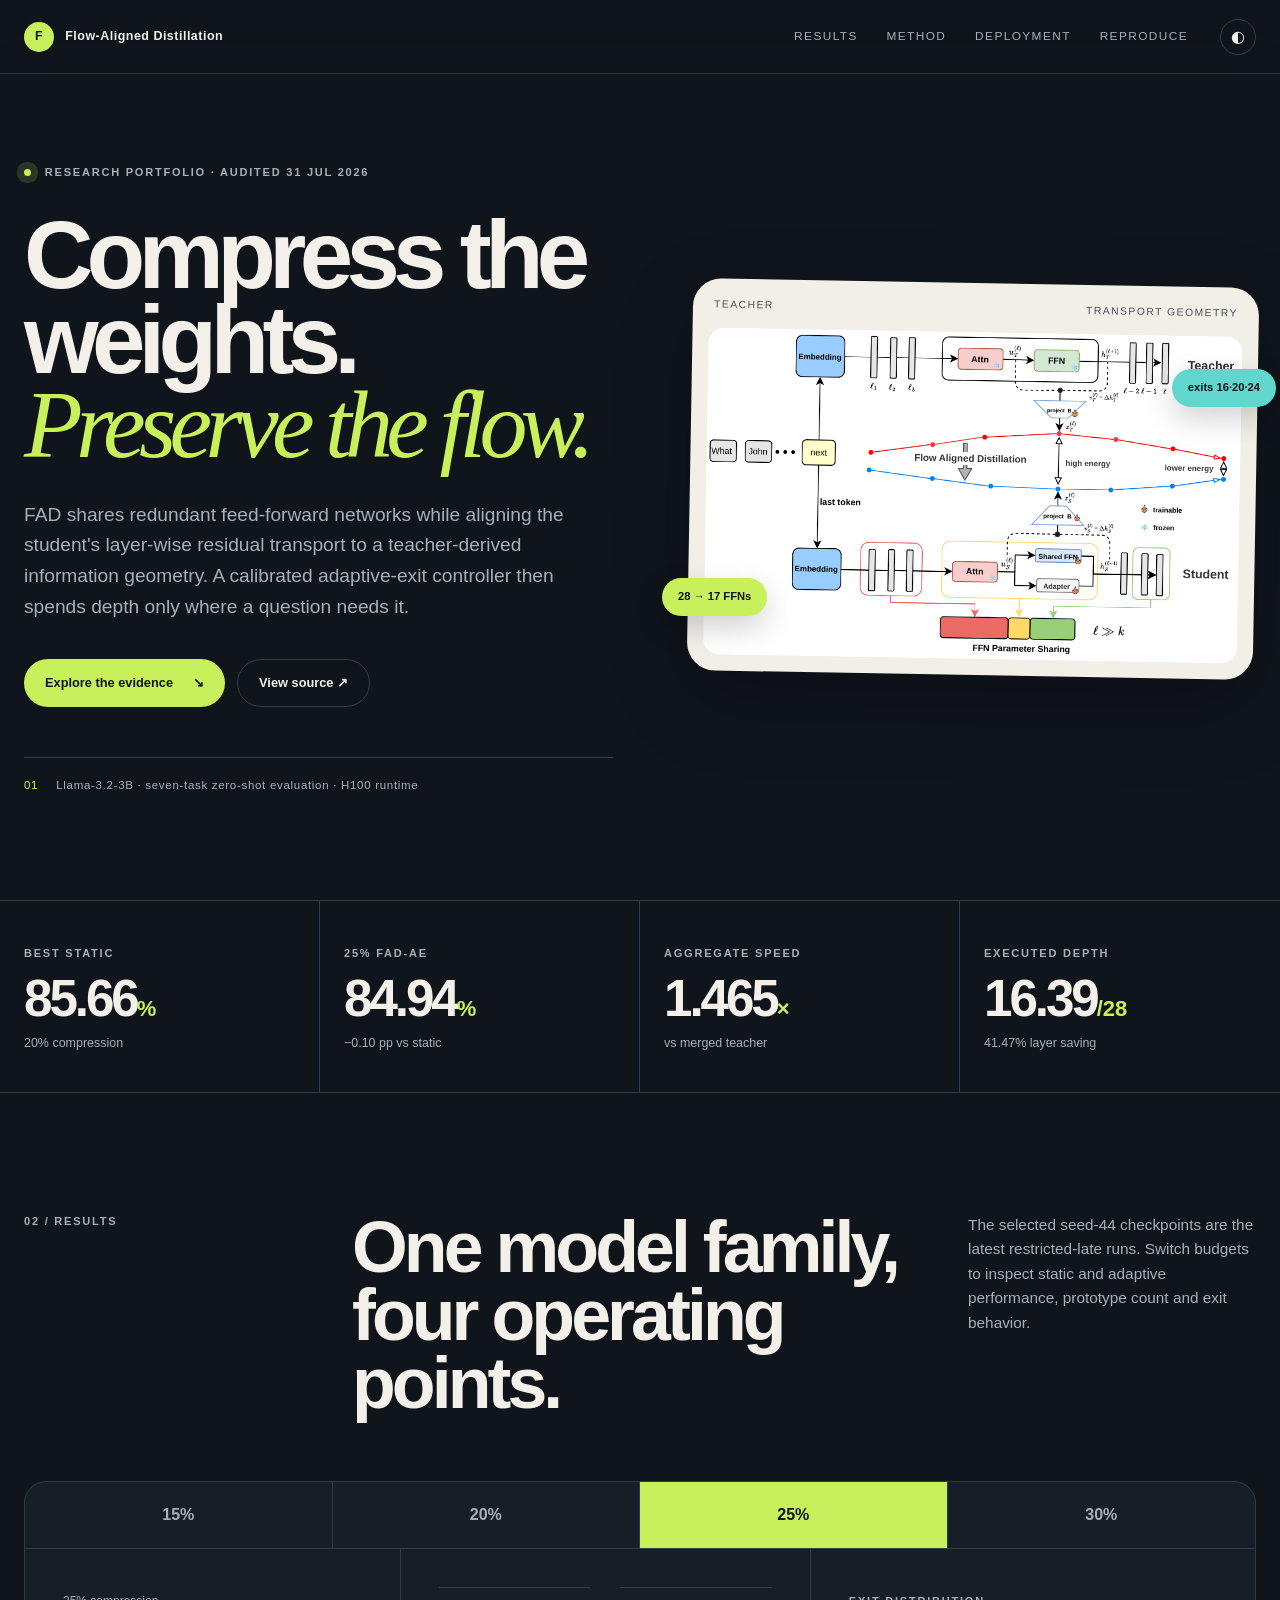
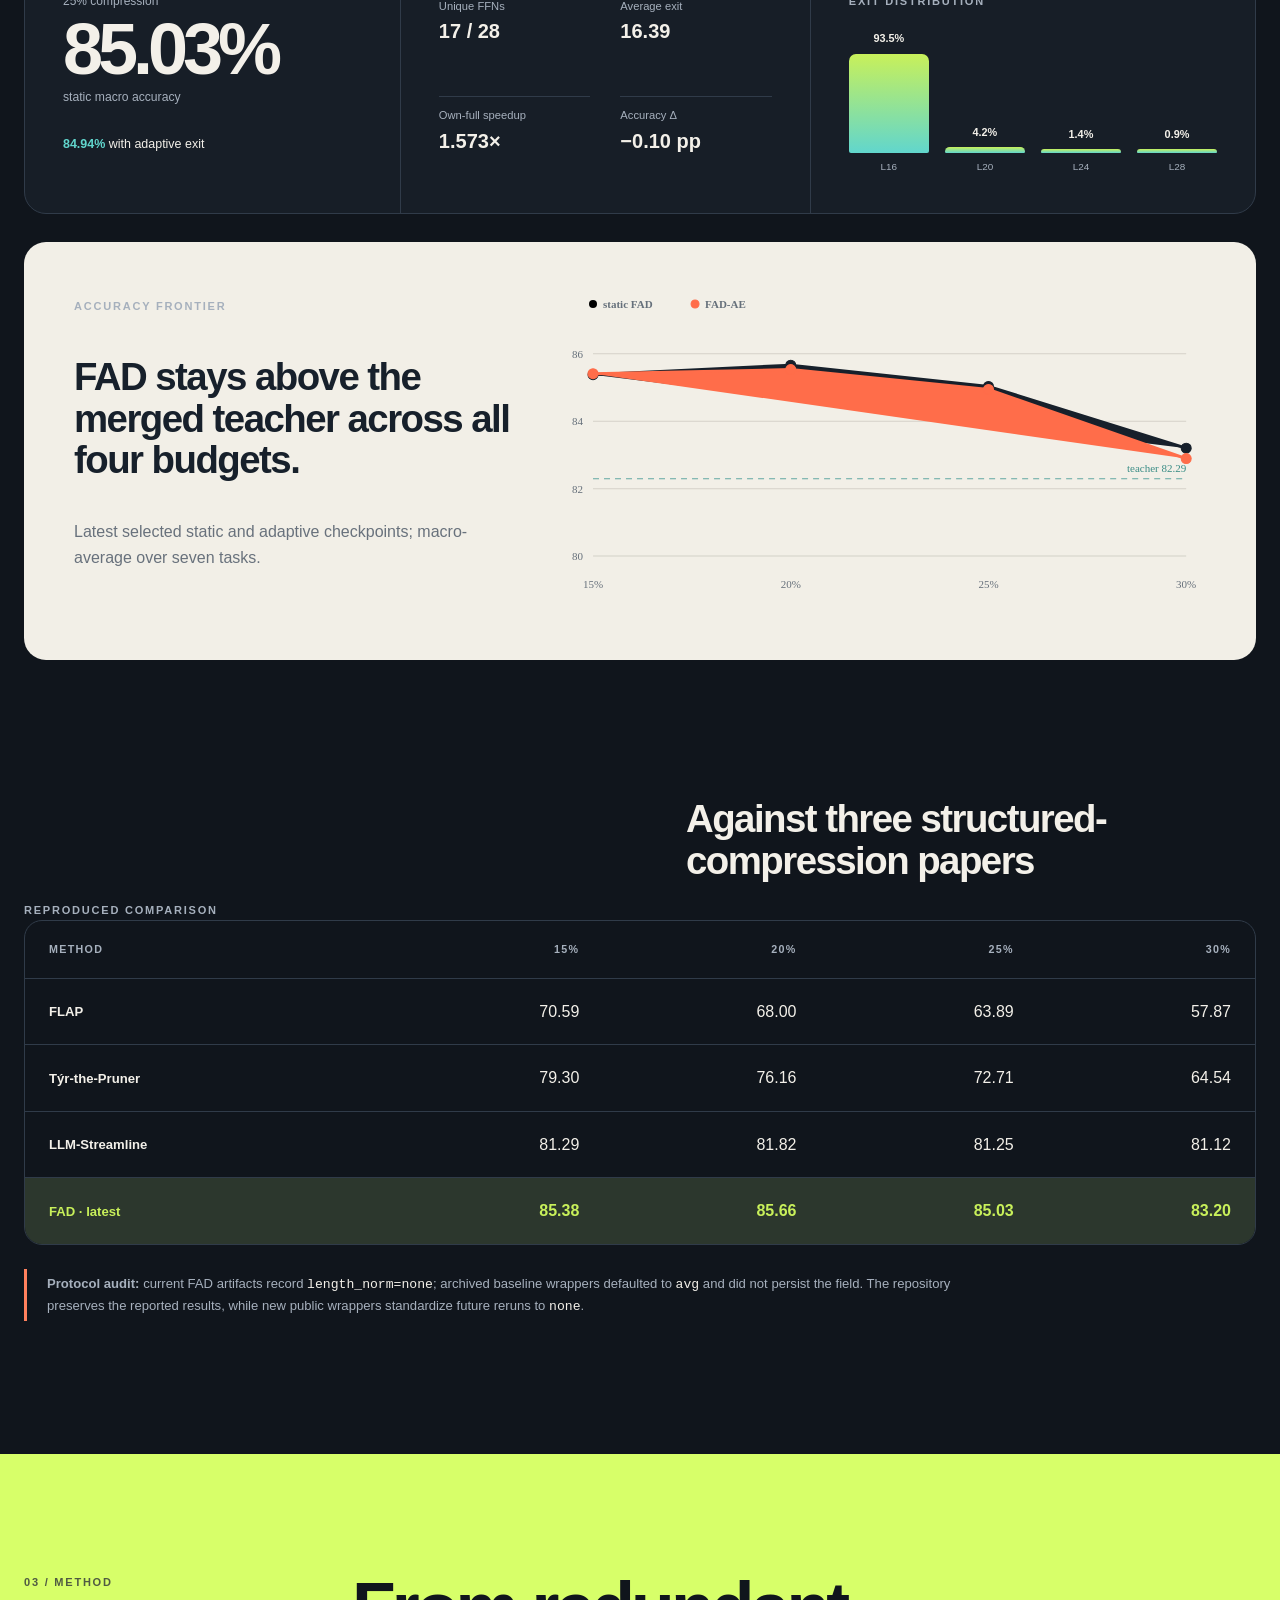
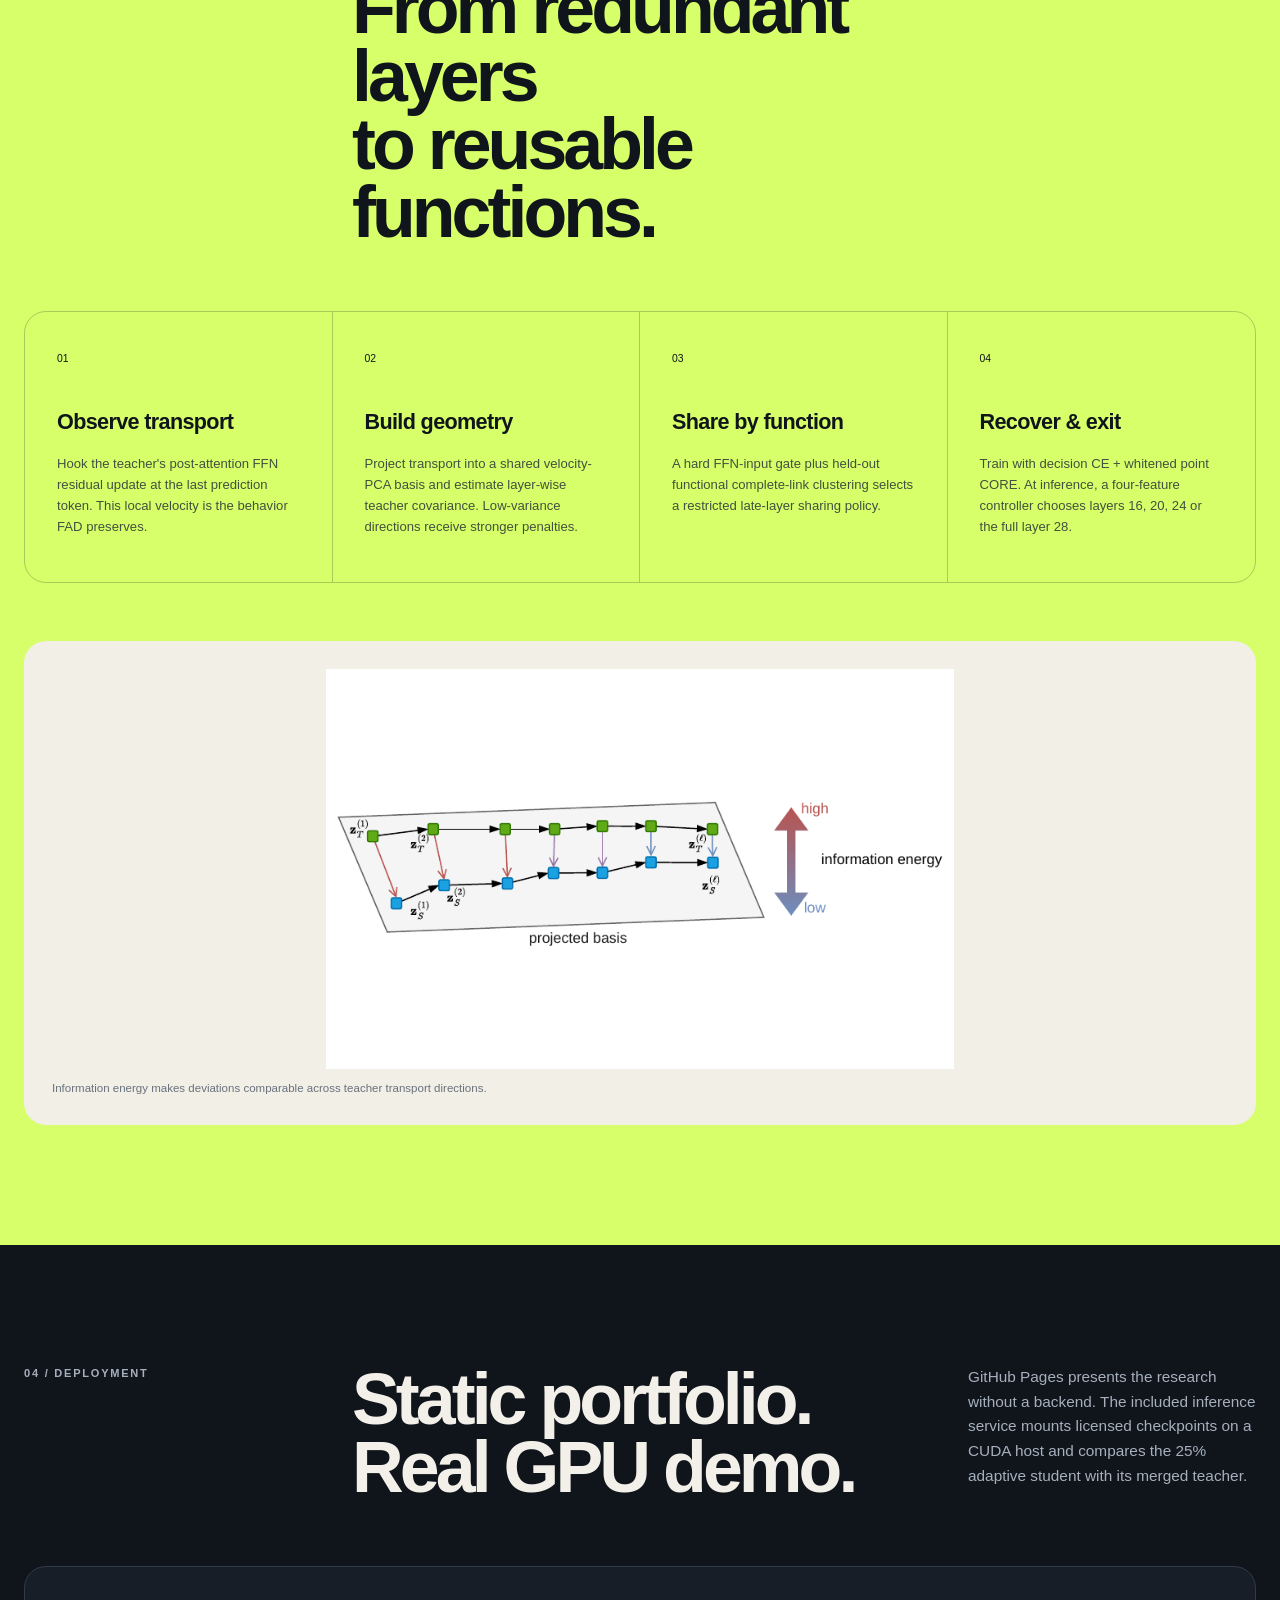
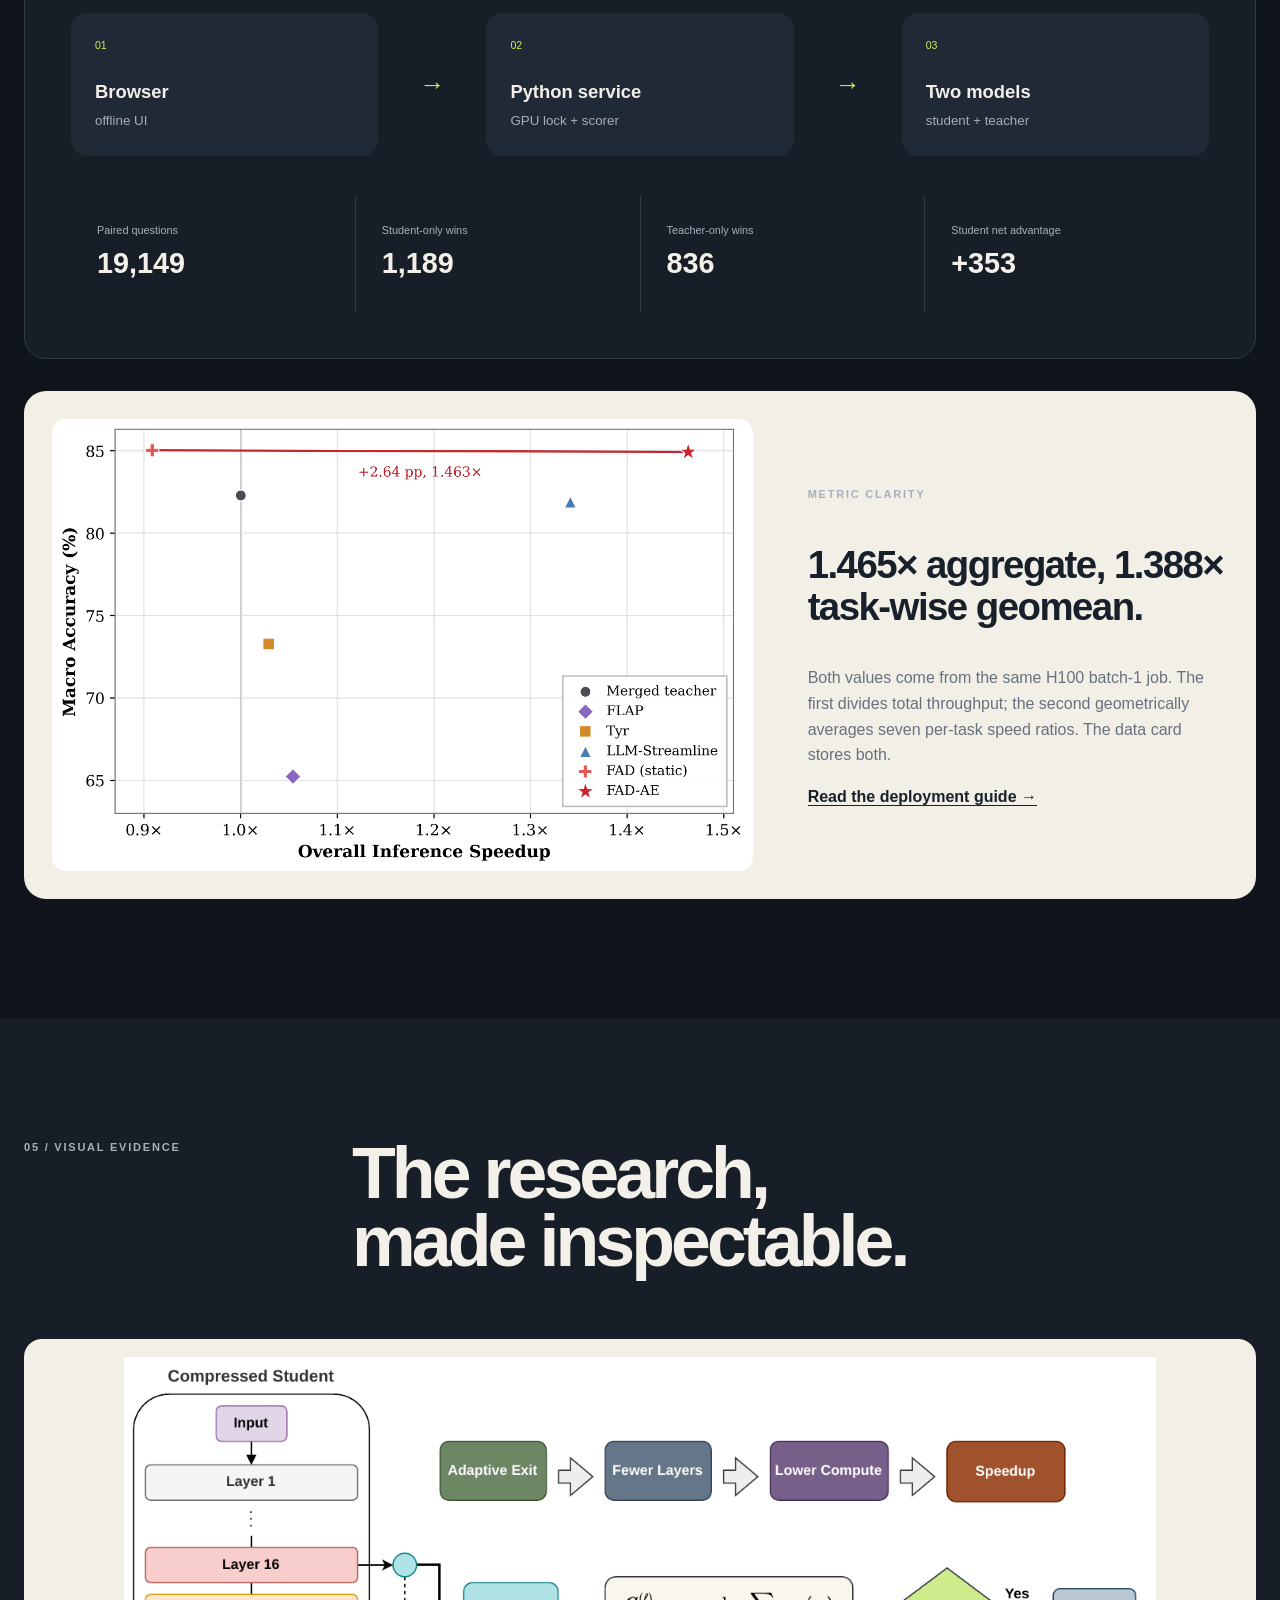
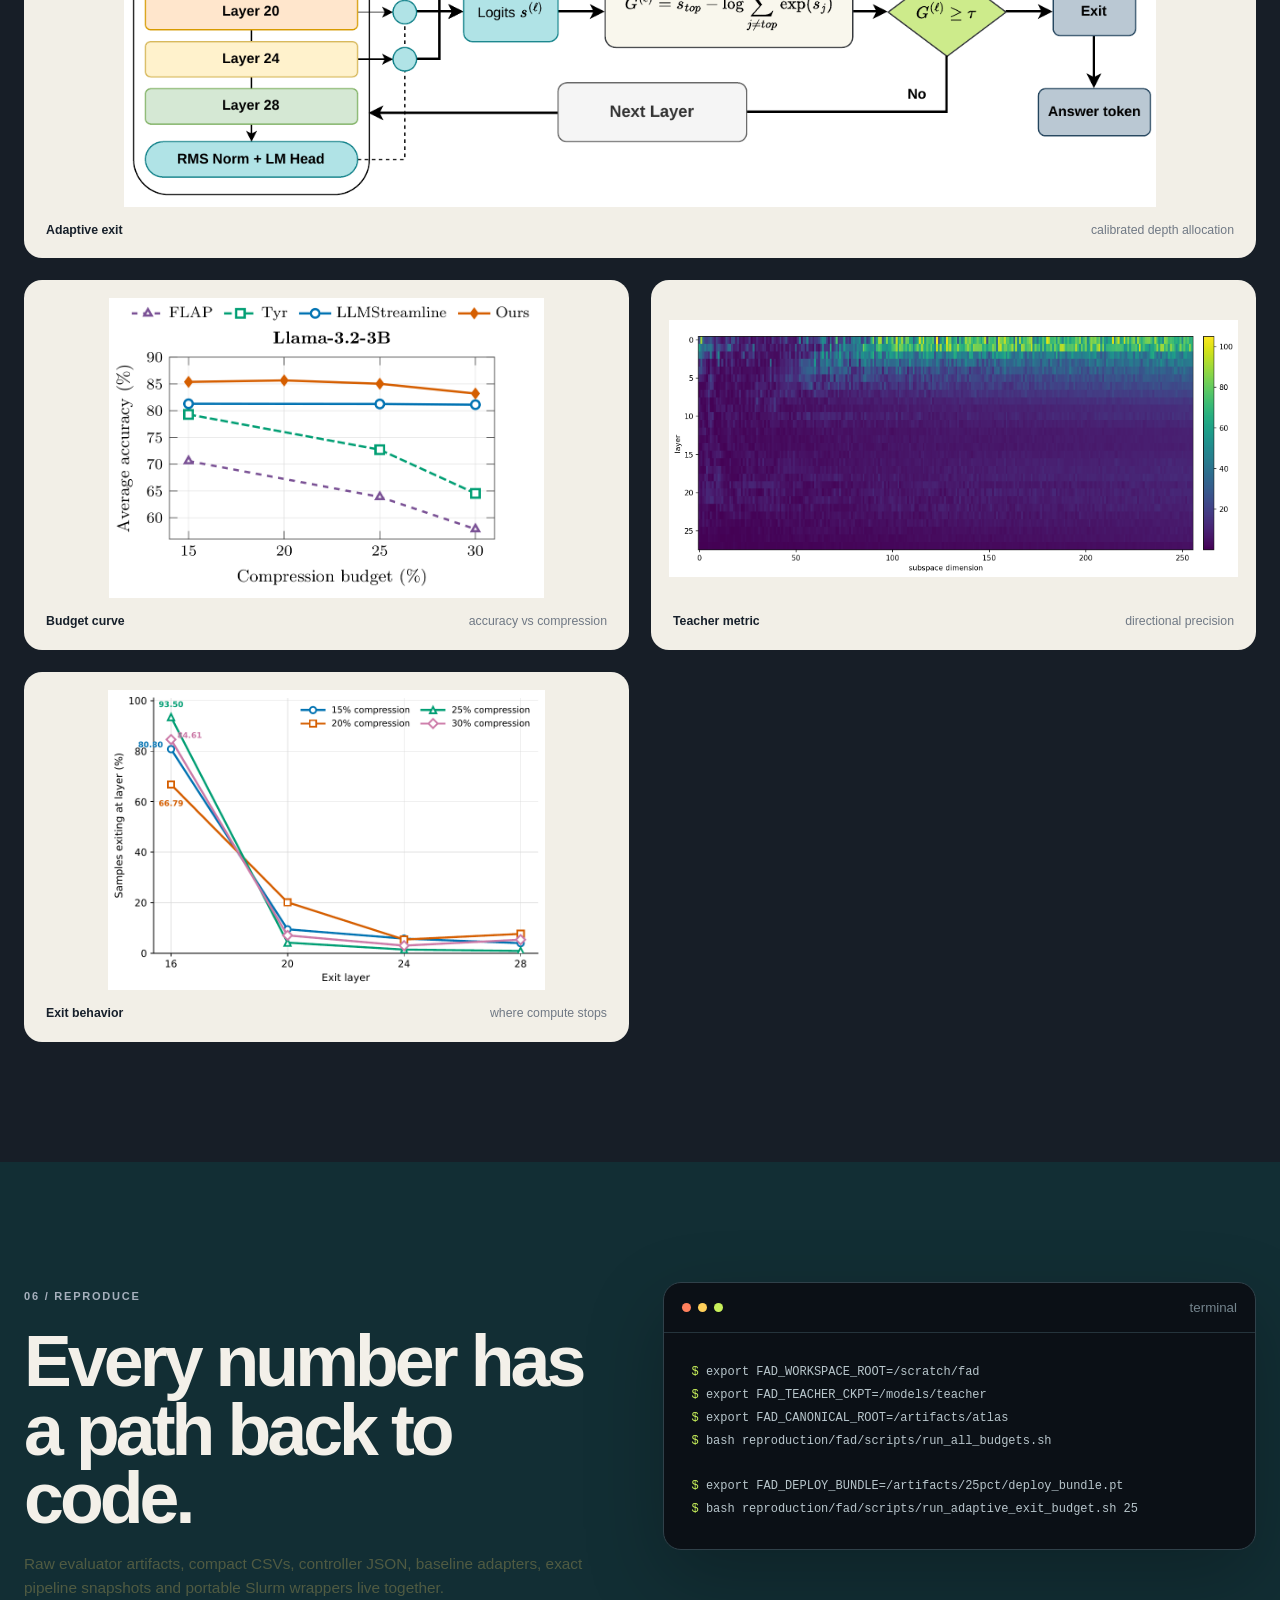
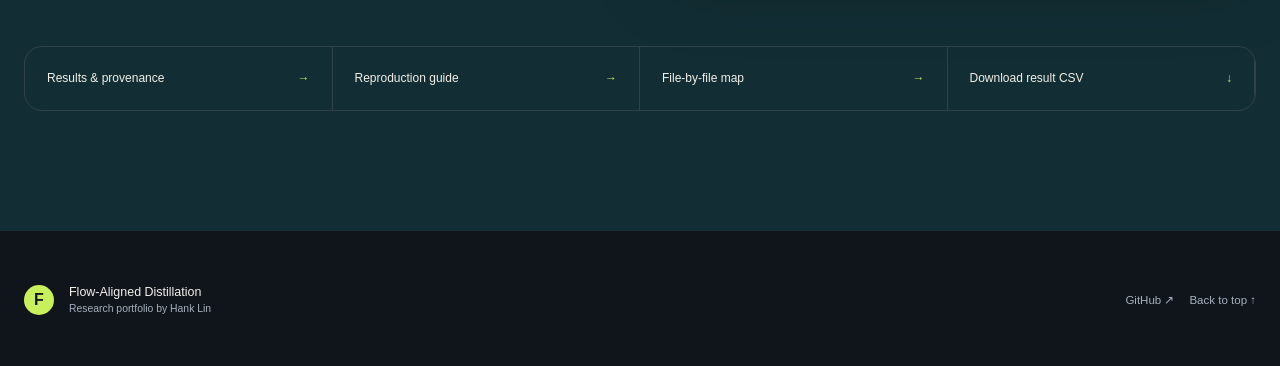
<file: index.html>
<!doctype html>
<html lang="en" data-theme="dark">
<head>
  <meta charset="utf-8">
  <meta name="viewport" content="width=device-width, initial-scale=1">
  <meta name="description" content="Flow-Aligned Distillation: shared-FFN LLM compression and calibrated adaptive exit.">
  <meta name="theme-color" content="#10151c">
  <title>FAD — Flow-Aligned Distillation</title>
  <link rel="stylesheet" href="styles.css">
</head>
<body>
  <a class="skip-link" href="#main">Skip to content</a>
  <header class="site-header">
    <a class="brand" href="#top" aria-label="FAD home"><span class="brand-mark">F</span><span>Flow-Aligned Distillation</span></a>
    <nav aria-label="Primary navigation"><a href="#results">Results</a><a href="#method">Method</a><a href="#deployment">Deployment</a><a href="#reproduce">Reproduce</a></nav>
    <button id="theme-toggle" class="icon-button" type="button" aria-label="Toggle color theme">◐</button>
  </header>

  <main id="main">
    <section id="top" class="hero section-shell">
      <div class="hero-copy reveal">
        <div class="eyebrow"><span class="pulse"></span> Research portfolio · audited 31 Jul 2026</div>
        <h1>Compress the weights.<br><em>Preserve the flow.</em></h1>
        <p class="lede">FAD shares redundant feed-forward networks while aligning the student's layer-wise residual transport to a teacher-derived information geometry. A calibrated adaptive-exit controller then spends depth only where a question needs it.</p>
        <div class="hero-actions"><a class="button primary" href="#results">Explore the evidence <span>↘</span></a><a class="button secondary" href="https://github.com/hanklin9188/FAD-Portfolio">View source ↗</a></div>
        <div class="hero-note"><span>01</span> Llama‑3.2‑3B · seven-task zero-shot evaluation · H100 runtime</div>
      </div>
      <div class="hero-visual reveal">
        <div class="visual-frame"><div class="visual-label"><span>Teacher</span><span>transport geometry</span></div><img src="assets/figures/main.png" alt="Teacher and shared-FFN student connected through the FAD transport-alignment objective"></div>
        <div class="floating-chip chip-a">28 → 17 FFNs</div><div class="floating-chip chip-b">exits 16·20·24</div>
      </div>
    </section>

    <section class="metric-strip" aria-label="Headline results">
      <article><span class="metric-kicker">Best static</span><strong>85.66<small>%</small></strong><p>20% compression</p></article>
      <article><span class="metric-kicker">25% FAD-AE</span><strong>84.94<small>%</small></strong><p>−0.10 pp vs static</p></article>
      <article><span class="metric-kicker">Aggregate speed</span><strong>1.465<small>×</small></strong><p>vs merged teacher</p></article>
      <article><span class="metric-kicker">Executed depth</span><strong>16.39<small>/28</small></strong><p>41.47% layer saving</p></article>
    </section>

    <section id="results" class="section-shell section-block">
      <div class="section-heading reveal"><span class="section-number">02 / Results</span><h2>One model family,<br>four operating points.</h2><p>The selected seed‑44 checkpoints are the latest restricted-late runs. Switch budgets to inspect static and adaptive performance, prototype count and exit behavior.</p></div>
      <div class="budget-dashboard reveal">
        <div class="budget-tabs" role="tablist" aria-label="Compression budget"><button role="tab" data-budget="15">15%</button><button role="tab" data-budget="20">20%</button><button role="tab" data-budget="25" aria-selected="true">25%</button><button role="tab" data-budget="30">30%</button></div>
        <div class="budget-grid">
          <div class="budget-score"><span id="budget-label">25% compression</span><strong id="static-score">85.03%</strong><p>static macro accuracy</p><div class="score-delta"><span id="ae-score">84.94%</span> with adaptive exit</div></div>
          <div class="budget-facts"><div><span>Unique FFNs</span><strong id="prototype-count">17 / 28</strong></div><div><span>Average exit</span><strong id="average-layer">16.39</strong></div><div><span>Own-full speedup</span><strong id="own-speedup">1.573×</strong></div><div><span>Accuracy Δ</span><strong id="accuracy-delta">−0.10 pp</strong></div></div>
          <div class="exit-panel"><span class="mini-label">Exit distribution</span><div id="exit-bars" class="exit-bars" aria-label="Exit layer distribution"></div></div>
        </div>
      </div>
      <div class="chart-card reveal"><div class="chart-copy"><span class="mini-label">Accuracy frontier</span><h3>FAD stays above the merged teacher across all four budgets.</h3><p>Latest selected static and adaptive checkpoints; macro-average over seven tasks.</p></div><div id="budget-chart" class="chart" role="img" aria-label="Static and adaptive FAD accuracy across four compression budgets"></div></div>
      <div class="comparison-wrap reveal">
        <div class="table-intro"><span class="mini-label">Reproduced comparison</span><h3>Against three structured-compression papers</h3></div>
        <div class="table-scroll"><table><thead><tr><th>Method</th><th>15%</th><th>20%</th><th>25%</th><th>30%</th></tr></thead><tbody><tr><th>FLAP</th><td>70.59</td><td>68.00</td><td>63.89</td><td>57.87</td></tr><tr><th>Týr-the-Pruner</th><td>79.30</td><td>76.16</td><td>72.71</td><td>64.54</td></tr><tr><th>LLM-Streamline</th><td>81.29</td><td>81.82</td><td>81.25</td><td>81.12</td></tr><tr class="highlight"><th>FAD · latest</th><td>85.38</td><td>85.66</td><td>85.03</td><td>83.20</td></tr></tbody></table></div>
        <p class="audit-note"><strong>Protocol audit:</strong> current FAD artifacts record <code>length_norm=none</code>; archived baseline wrappers defaulted to <code>avg</code> and did not persist the field. The repository preserves the reported results, while new public wrappers standardize future reruns to <code>none</code>.</p>
      </div>
    </section>

    <section id="method" class="method-section section-block"><div class="section-shell">
      <div class="section-heading light reveal"><span class="section-number">03 / Method</span><h2>From redundant layers<br>to reusable functions.</h2></div>
      <div class="method-grid"><article class="method-card reveal"><span>01</span><h3>Observe transport</h3><p>Hook the teacher's post-attention FFN residual update at the last prediction token. This local velocity is the behavior FAD preserves.</p></article><article class="method-card reveal"><span>02</span><h3>Build geometry</h3><p>Project transport into a shared velocity-PCA basis and estimate layer-wise teacher covariance. Low-variance directions receive stronger penalties.</p></article><article class="method-card reveal"><span>03</span><h3>Share by function</h3><p>A hard FFN-input gate plus held-out functional complete-link clustering selects a restricted late-layer sharing policy.</p></article><article class="method-card reveal"><span>04</span><h3>Recover & exit</h3><p>Train with decision CE + whitened point CORE. At inference, a four-feature controller chooses layers 16, 20, 24 or the full layer 28.</p></article></div>
      <figure class="wide-figure reveal"><img src="assets/figures/information_energy_flow.png" alt="Teacher and student trajectories in the information-energy projection space"><figcaption>Information energy makes deviations comparable across teacher transport directions.</figcaption></figure>
    </div></section>

    <section id="deployment" class="section-shell section-block">
      <div class="section-heading reveal"><span class="section-number">04 / Deployment</span><h2>Static portfolio.<br>Real GPU demo.</h2><p>GitHub Pages presents the research without a backend. The included inference service mounts licensed checkpoints on a CUDA host and compares the 25% adaptive student with its merged teacher.</p></div>
      <div class="deploy-grid reveal"><div class="deploy-flow"><div class="node browser"><span>01</span><strong>Browser</strong><small>offline UI</small></div><i>→</i><div class="node server"><span>02</span><strong>Python service</strong><small>GPU lock + scorer</small></div><i>→</i><div class="node models"><span>03</span><strong>Two models</strong><small>student + teacher</small></div></div><div class="deploy-stats"><div><span>Paired questions</span><strong>19,149</strong></div><div><span>Student-only wins</span><strong>1,189</strong></div><div><span>Teacher-only wins</span><strong>836</strong></div><div><span>Student net advantage</span><strong>+353</strong></div></div></div>
      <div class="runtime-callout reveal"><img src="assets/figures/runtime_pareto_25p.png" alt="Runtime Pareto plot for teacher, baselines, static FAD and FAD-AE"><div><span class="mini-label">Metric clarity</span><h3>1.465× aggregate, 1.388× task-wise geomean.</h3><p>Both values come from the same H100 batch‑1 job. The first divides total throughput; the second geometrically averages seven per-task speed ratios. The data card stores both.</p><a href="deployment/README.md">Read the deployment guide →</a></div></div>
    </section>

    <section class="gallery-section section-block"><div class="section-shell"><div class="section-heading reveal"><span class="section-number">05 / Visual evidence</span><h2>The research,<br>made inspectable.</h2></div><div class="gallery"><figure class="gallery-main reveal"><img src="assets/figures/adaptive_exit.png" alt="Adaptive exit architecture"><figcaption><strong>Adaptive exit</strong><span>calibrated depth allocation</span></figcaption></figure><figure class="reveal"><img src="assets/figures/budget_curve_3b.png" alt="Compression budget curve for FAD and baselines"><figcaption><strong>Budget curve</strong><span>accuracy vs compression</span></figcaption></figure><figure class="reveal"><img src="assets/figures/teacher_scale_inv_std_heatmap.png" alt="Teacher inverse standard deviation heatmap"><figcaption><strong>Teacher metric</strong><span>directional precision</span></figcaption></figure><figure class="reveal"><img src="assets/figures/adaptive_exit_layer_distribution_overall.png" alt="Overall adaptive exit layer distribution"><figcaption><strong>Exit behavior</strong><span>where compute stops</span></figcaption></figure></div></div></section>

    <section id="reproduce" class="reproduce-section section-block"><div class="section-shell reproduce-grid">
      <div class="section-heading light reveal"><span class="section-number">06 / Reproduce</span><h2>Every number has<br>a path back to code.</h2><p>Raw evaluator artifacts, compact CSVs, controller JSON, baseline adapters, exact pipeline snapshots and portable Slurm wrappers live together.</p></div>
      <div class="code-window reveal"><div class="code-title"><span></span><span></span><span></span><small>terminal</small></div><pre><code><span>$</span> export FAD_WORKSPACE_ROOT=/scratch/fad
<span>$</span> export FAD_TEACHER_CKPT=/models/teacher
<span>$</span> export FAD_CANONICAL_ROOT=/artifacts/atlas
<span>$</span> bash reproduction/fad/scripts/run_all_budgets.sh

<span>$</span> export FAD_DEPLOY_BUNDLE=/artifacts/25pct/deploy_bundle.pt
<span>$</span> bash reproduction/fad/scripts/run_adaptive_exit_budget.sh 25</code></pre></div>
      <div class="resource-links reveal"><a href="docs/RESULTS.md"><span>Results &amp; provenance</span><b>→</b></a><a href="reproduction/README.md"><span>Reproduction guide</span><b>→</b></a><a href="docs/FILE_GUIDE.md"><span>File-by-file map</span><b>→</b></a><a href="data/processed/static_budget_results.csv"><span>Download result CSV</span><b>↓</b></a></div>
    </div></section>
  </main>
  <footer><div><span class="brand-mark">F</span><p>Flow-Aligned Distillation<br><small>Research portfolio by Hank Lin</small></p></div><div><a href="https://github.com/hanklin9188">GitHub ↗</a><a href="#top">Back to top ↑</a></div></footer>
  <script src="app.js"></script>
</body>
</html>
</file>
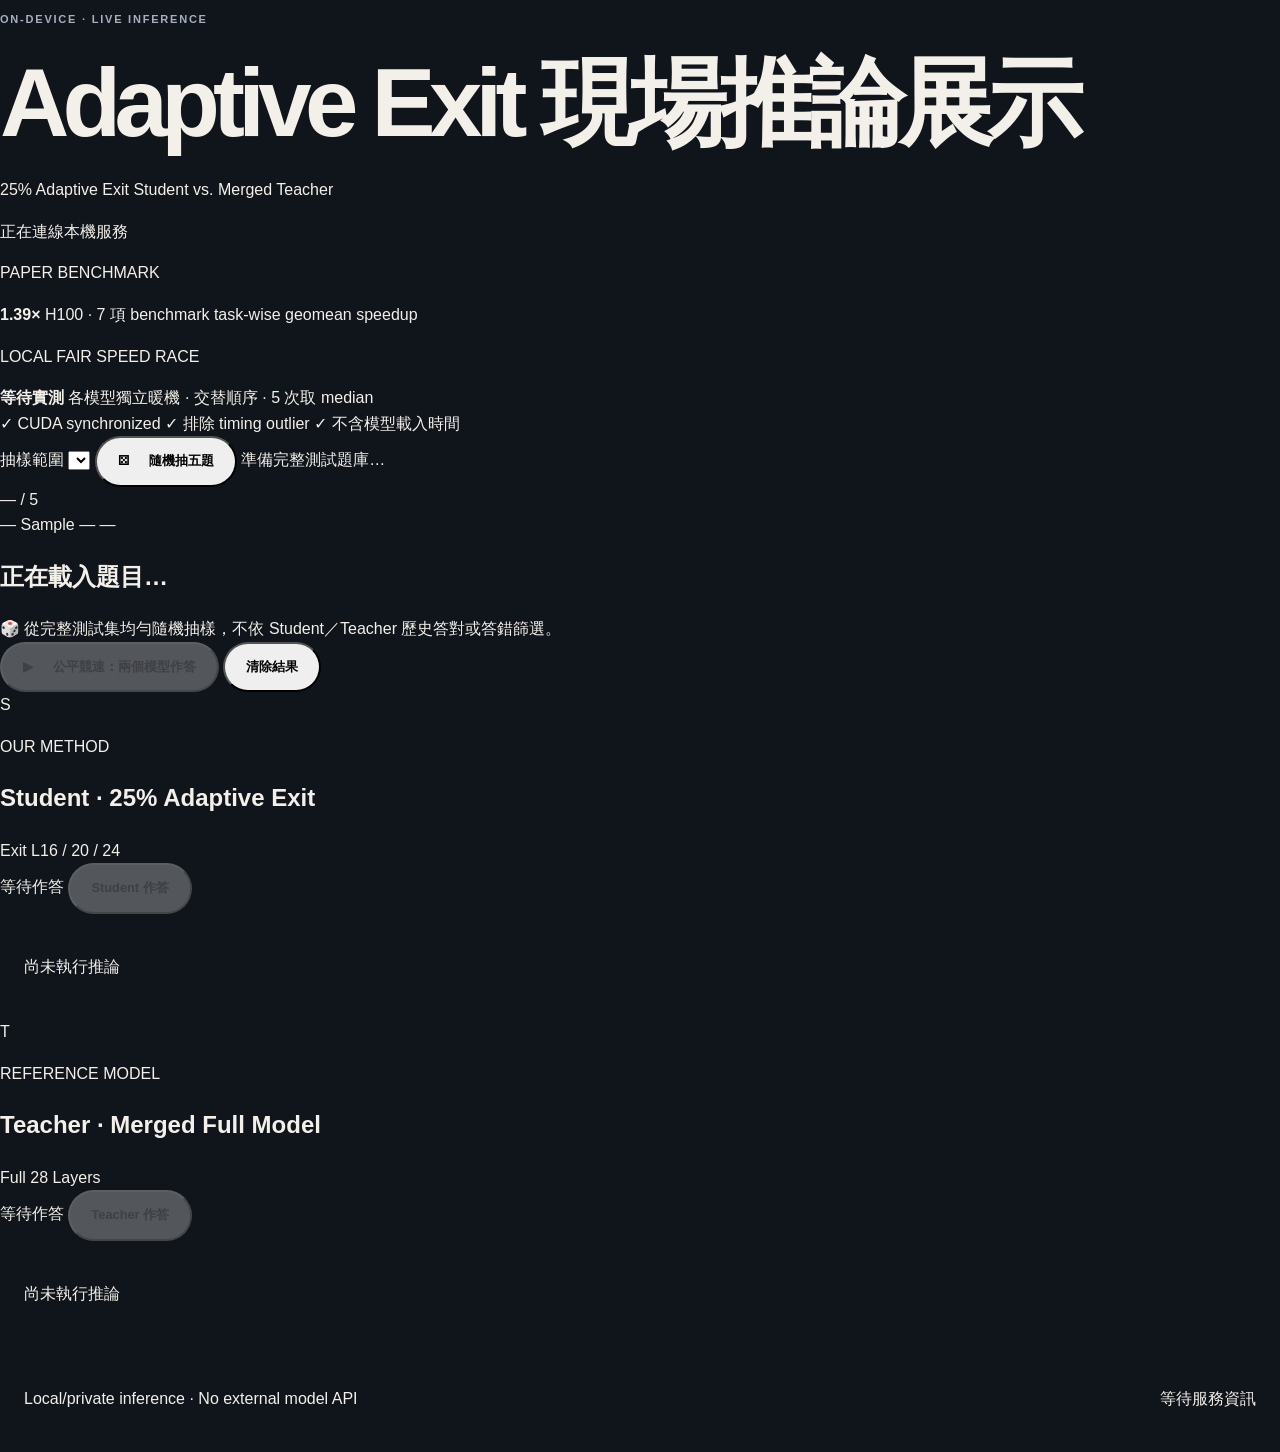
<file: deployment/web-demo/static/index.html>
<!doctype html>
<html lang="zh-Hant">
<head>
  <meta charset="utf-8">
  <meta name="viewport" content="width=device-width, initial-scale=1">
  <meta name="color-scheme" content="light">
  <title>Adaptive Exit 現場推論展示</title>
  <link rel="stylesheet" href="/styles.css">
</head>
<body>
  <div class="ambient ambient-one" aria-hidden="true"></div>
  <div class="ambient ambient-two" aria-hidden="true"></div>
  <main class="shell">
    <header class="topbar">
      <div>
        <p class="eyebrow">ON-DEVICE · LIVE INFERENCE</p>
        <h1>Adaptive Exit 現場推論展示</h1>
        <p class="subtitle">25% Adaptive Exit Student <span>vs.</span> Merged Teacher</p>
      </div>
      <output id="health" class="health health-loading" role="status" aria-live="polite">
        <span class="health-dot"></span>
        <span id="health-label">正在連線本機服務</span>
      </output>
    </header>

    <section class="benchmark-context" aria-label="論文與本機測速方法">
      <div class="benchmark-stat paper-stat">
        <p>PAPER BENCHMARK</p>
        <strong>1.39×</strong>
        <span>H100 · 7 項 benchmark task-wise geomean speedup</span>
      </div>
      <div class="benchmark-divider" aria-hidden="true"></div>
      <div class="benchmark-stat local-stat">
        <p>LOCAL FAIR SPEED RACE</p>
        <strong id="local-speedup">等待實測</strong>
        <span id="local-protocol">各模型獨立暖機 · 交替順序 · 5 次取 median</span>
      </div>
      <div class="benchmark-method">
        <span>✓ CUDA synchronized</span>
        <span>✓ 排除 timing outlier</span>
        <span>✓ 不含模型載入時間</span>
      </div>
    </section>

    <section class="question-card" aria-labelledby="question-title">
      <div class="question-toolbar">
        <div class="draw-controls">
          <label class="dataset-filter-label" for="dataset-filter">
            <span>抽樣範圍</span>
            <select id="dataset-filter" class="dataset-filter" aria-label="選擇隨機抽題資料集"></select>
          </label>
          <button id="draw-five" class="button dice-button" type="button">
            <span class="dice-icon" aria-hidden="true">⚄</span>
            隨機抽五題
          </button>
          <span id="draw-status" class="draw-status" role="status" aria-live="polite">準備完整測試題庫…</span>
        </div>
        <div class="question-counter"><span id="question-position">—</span> / 5</div>
      </div>
      <nav id="question-picker" class="question-picker" aria-label="本次隨機抽出的五題"></nav>

      <div class="question-meta">
        <span id="dataset-badge" class="badge badge-dataset">—</span>
        <span id="sample-badge" class="badge">Sample —</span>
        <span id="category-badge" class="badge badge-scenario">—</span>
      </div>
      <div class="question-copy">
        <h2 id="question-title">正在載入題目…</h2>
        <ol id="choices" class="choices" aria-label="選項"></ol>
      </div>
      <div class="historical-note">
        <span class="note-icon" aria-hidden="true">🎲</span>
        <span id="historical-note">從完整測試集均勻隨機抽樣，不依 Student／Teacher 歷史答對或答錯篩選。</span>
      </div>
    </section>

    <div class="primary-actions">
      <button id="run-both" class="button button-primary" type="button" disabled>
        <span class="button-icon" aria-hidden="true">▶</span>
        公平競速：兩個模型作答
      </button>
      <button id="clear-results" class="button button-quiet" type="button">清除結果</button>
    </div>

    <section class="model-stack" aria-label="模型作答比較">
      <article id="student-card" class="model-card student-card">
        <header class="model-header">
          <div class="model-identity">
            <span class="model-mark student-mark">S</span>
            <div>
              <p class="model-kicker">OUR METHOD</p>
              <h2>Student · 25% Adaptive Exit</h2>
            </div>
          </div>
          <span class="architecture-chip student-chip">Exit L16 / 20 / 24</span>
        </header>
        <div class="answer-row">
          <output id="student-answer" class="answer-box" aria-live="polite">
            <span class="answer-placeholder">等待作答</span>
          </output>
          <button id="run-student" class="button button-model student-button" type="button" disabled>
            Student 作答
          </button>
        </div>
        <footer id="student-metrics" class="metrics" aria-live="polite">
          <span class="metric-empty">尚未執行推論</span>
        </footer>
        <section id="student-vram" class="vram-panel" aria-label="Student VRAM 使用量" hidden>
          <div class="vram-heading">
            <div>
              <p>模型獨立張量 · MODEL-ONLY VRAM</p>
              <strong id="student-vram-model">—</strong>
            </div>
            <span id="student-vram-percent">—</span>
          </div>
          <div class="vram-track"><div id="student-vram-bar" class="vram-fill student-vram-fill"></div></div>
          <div class="vram-details">
            <span>模型獨立張量，不含 Teacher</span>
            <span>本題推論工作區峰值 <strong id="student-vram-extra">—</strong></span>
          </div>
        </section>
      </article>

      <article id="teacher-card" class="model-card teacher-card">
        <header class="model-header">
          <div class="model-identity">
            <span class="model-mark teacher-mark">T</span>
            <div>
              <p class="model-kicker">REFERENCE MODEL</p>
              <h2>Teacher · Merged Full Model</h2>
            </div>
          </div>
          <span class="architecture-chip teacher-chip">Full 28 Layers</span>
        </header>
        <div class="answer-row">
          <output id="teacher-answer" class="answer-box" aria-live="polite">
            <span class="answer-placeholder">等待作答</span>
          </output>
          <button id="run-teacher" class="button button-model teacher-button" type="button" disabled>
            Teacher 作答
          </button>
        </div>
        <footer id="teacher-metrics" class="metrics" aria-live="polite">
          <span class="metric-empty">尚未執行推論</span>
        </footer>
        <section id="teacher-vram" class="vram-panel" aria-label="Teacher VRAM 使用量" hidden>
          <div class="vram-heading">
            <div>
              <p>模型獨立張量 · MODEL-ONLY VRAM</p>
              <strong id="teacher-vram-model">—</strong>
            </div>
            <span id="teacher-vram-percent">—</span>
          </div>
          <div class="vram-track"><div id="teacher-vram-bar" class="vram-fill teacher-vram-fill"></div></div>
          <div class="vram-details">
            <span>模型獨立張量，不含 Student</span>
            <span>本題推論工作區峰值 <strong id="teacher-vram-extra">—</strong></span>
          </div>
        </section>
      </article>
    </section>

    <section id="shared-vram" class="shared-vram-panel" aria-label="兩個模型同時常駐的總 VRAM" hidden>
      <div class="shared-vram-heading">
        <div>
          <p>SHARED LIVE DEMO SERVICE</p>
          <h2>Student + Teacher 同時常駐</h2>
        </div>
        <div class="shared-vram-total">
          <strong id="shared-vram-peak">—</strong>
          <span id="shared-vram-percent">—</span>
        </div>
      </div>
      <div class="vram-track shared-vram-track"><div id="shared-vram-bar" class="vram-fill shared-vram-fill"></div></div>
      <div class="shared-vram-details">
        <span>兩模型張量合計 <strong id="shared-vram-tensors">—</strong></span>
        <span>服務常駐基準 <strong id="shared-vram-baseline">—</strong></span>
        <span class="shared-vram-saving">Student 張量少 <strong id="shared-vram-saving">—</strong></span>
      </div>
      <p>為了讓兩個模型按下按鈕後立即公平競速，現場服務會同時把 Student 與 Teacher 留在同一張 GPU。</p>
    </section>

    <section id="comparison" class="comparison" aria-live="polite" hidden>
      <div class="comparison-summary">
        <div>
          <p class="comparison-kicker">LIVE COMPARISON</p>
          <h2 id="comparison-title">—</h2>
          <p id="comparison-detail">—</p>
        </div>
        <div id="gold-answer" class="gold-answer">正確答案：—</div>
      </div>
      <div class="latency-chart" aria-label="兩個模型現場作答時間">
        <div class="latency-row">
          <span>Student</span>
          <div class="bar-track"><div id="student-bar" class="bar student-bar"></div></div>
          <strong id="student-bar-label">—</strong>
        </div>
        <div class="latency-row">
          <span>Teacher</span>
          <div class="bar-track"><div id="teacher-bar" class="bar teacher-bar"></div></div>
          <strong id="teacher-bar-label">—</strong>
        </div>
      </div>
      <p class="latency-caption">作答時間越短越好 · 各模型暖機後交替執行 5 次 · CUDA 同步 median latency</p>
      <p class="vram-caption">模型卡顯示各自的獨立張量；兩模型同時常駐的整體 GPU 峰值顯示於共同區塊。</p>
    </section>

    <footer class="page-footer">
      <span>Local/private inference · No external model API</span>
      <span id="runtime-detail">等待服務資訊</span>
    </footer>
  </main>
  <script id="question-catalog" type="application/json">__QUESTION_CATALOG_JSON__</script>
  <script src="/app.js" defer></script>
</body>
</html>
</file>
<file: styles.css>
:root{--bg:#10151c;--surface:#171e27;--surface-2:#202936;--ink:#f3f0e9;--muted:#a6b0bd;--line:#303b49;--acid:#c8f05a;--cyan:#61d6cd;--orange:#ff805d;--paper:#f2efe7;--paper-ink:#17202b;--max:1240px;--radius:22px;--shadow:0 28px 80px rgba(0,0,0,.24)}
[data-theme="light"]{--bg:#f2efe7;--surface:#fff;--surface-2:#e7e4dc;--ink:#17202b;--muted:#5f6873;--line:#d3d0c8;--shadow:0 28px 80px rgba(27,36,48,.12)}
*{box-sizing:border-box}html{scroll-behavior:smooth}body{margin:0;background:var(--bg);color:var(--ink);font-family:Inter,ui-sans-serif,-apple-system,BlinkMacSystemFont,"Segoe UI",sans-serif;line-height:1.6;transition:background .25s,color .25s}img{display:block;max-width:100%}a{color:inherit;text-decoration:none}button{font:inherit}.skip-link{position:fixed;left:1rem;top:-5rem;z-index:100;background:var(--acid);color:#10151c;padding:.7rem 1rem}.skip-link:focus{top:1rem}.site-header{position:sticky;top:0;z-index:50;display:flex;align-items:center;gap:2rem;height:74px;padding:0 max(24px,calc((100vw - var(--max))/2));background:color-mix(in srgb,var(--bg) 86%,transparent);border-bottom:1px solid color-mix(in srgb,var(--line) 78%,transparent);backdrop-filter:blur(18px)}.brand{display:flex;align-items:center;gap:.7rem;font-size:.78rem;font-weight:700;letter-spacing:.04em;margin-right:auto}.brand-mark{display:grid;place-items:center;width:30px;height:30px;border-radius:50%;background:var(--acid);color:#10151c;font-weight:900}.site-header nav{display:flex;gap:1.8rem}.site-header nav a{font-size:.74rem;text-transform:uppercase;letter-spacing:.12em;color:var(--muted)}.site-header nav a:hover{color:var(--ink)}.icon-button{width:36px;height:36px;border:1px solid var(--line);border-radius:50%;color:var(--ink);background:transparent;cursor:pointer}.section-shell{width:min(var(--max),calc(100% - 48px));margin-inline:auto}.section-block{padding-block:120px}.hero{min-height:calc(100vh - 74px);display:grid;grid-template-columns:1.02fr .98fr;align-items:center;gap:6vw;padding-block:64px 80px}.eyebrow,.section-number,.mini-label,.metric-kicker{font-size:.69rem;text-transform:uppercase;letter-spacing:.16em;font-weight:750;color:var(--muted)}.pulse{display:inline-block;width:7px;height:7px;background:var(--acid);border-radius:50%;margin-right:9px;box-shadow:0 0 0 7px color-mix(in srgb,var(--acid) 15%,transparent)}h1{font-size:clamp(3.8rem,7.5vw,7.6rem);line-height:.88;letter-spacing:-.07em;margin:32px 0;font-weight:700}h1 em{font-family:Georgia,serif;font-weight:400;color:var(--acid)}.lede{max-width:660px;font-size:clamp(1.05rem,1.5vw,1.28rem);color:var(--muted)}.hero-actions{display:flex;gap:12px;margin-top:36px;flex-wrap:wrap}.button{display:inline-flex;align-items:center;justify-content:center;gap:20px;border-radius:100px;padding:13px 21px;font-size:.8rem;font-weight:750}.primary{background:var(--acid);color:#10151c}.secondary{border:1px solid var(--line)}.hero-note{display:flex;gap:18px;margin-top:50px;padding-top:18px;border-top:1px solid var(--line);font-size:.72rem;color:var(--muted);letter-spacing:.06em}.hero-note span{color:var(--acid)}.hero-visual{position:relative}.visual-frame{border-radius:28px;padding:16px;background:var(--paper);box-shadow:var(--shadow);transform:rotate(1deg)}.visual-label{display:flex;justify-content:space-between;color:#47505c;font-size:.65rem;text-transform:uppercase;letter-spacing:.14em;padding:2px 5px 14px}.visual-frame img{border-radius:16px}.floating-chip{position:absolute;padding:10px 16px;border-radius:100px;color:#10151c;font-size:.7rem;font-weight:800;box-shadow:0 12px 30px rgba(0,0,0,.18)}.chip-a{left:-28px;bottom:15%;background:var(--acid)}.chip-b{right:-20px;top:22%;background:var(--cyan)}
.metric-strip{display:grid;grid-template-columns:repeat(4,1fr);border-block:1px solid var(--line)}.metric-strip article{padding:38px max(24px,calc((100vw - var(--max))/8));border-right:1px solid var(--line)}.metric-strip article:last-child{border:0}.metric-strip strong{display:block;font-size:clamp(2.4rem,4vw,4.2rem);line-height:1.1;letter-spacing:-.06em;margin:.4rem 0}.metric-strip small{font-size:.43em;color:var(--acid);letter-spacing:0}.metric-strip p{margin:0;color:var(--muted);font-size:.78rem}.section-heading{display:grid;grid-template-columns:1fr 2fr 1fr;gap:40px;align-items:start;margin-bottom:64px}.section-heading h2{font-size:clamp(2.8rem,5.6vw,5.8rem);line-height:.95;letter-spacing:-.055em;margin:0}.section-heading p{margin:0;color:var(--muted);font-size:.96rem}
.budget-dashboard{border:1px solid var(--line);border-radius:var(--radius);overflow:hidden;background:var(--surface)}.budget-tabs{display:grid;grid-template-columns:repeat(4,1fr);border-bottom:1px solid var(--line)}.budget-tabs button{padding:20px;border:0;border-right:1px solid var(--line);background:transparent;color:var(--muted);cursor:pointer;font-weight:800}.budget-tabs button:last-child{border:0}.budget-tabs button[aria-selected="true"]{background:var(--acid);color:#10151c}.budget-grid{display:grid;grid-template-columns:1.1fr 1.2fr 1.3fr}.budget-grid>div{padding:38px;border-right:1px solid var(--line)}.budget-grid>div:last-child{border:0}.budget-score>span{font-size:.75rem;color:var(--muted)}.budget-score>strong{display:block;font-size:4.5rem;letter-spacing:-.07em;line-height:1.05}.budget-score p{font-size:.76rem;color:var(--muted);margin:0}.score-delta{margin-top:28px;font-size:.78rem}.score-delta span{color:var(--cyan);font-weight:800}.budget-facts{display:grid;grid-template-columns:1fr 1fr;gap:30px}.budget-facts div{border-top:1px solid var(--line);padding-top:10px}.budget-facts span{display:block;color:var(--muted);font-size:.7rem}.budget-facts strong{font-size:1.25rem}.exit-bars{display:flex;align-items:end;height:145px;gap:16px;margin-top:18px}.exit-bar{flex:1;display:flex;flex-direction:column;justify-content:end;height:100%;text-align:center;gap:6px}.exit-bar i{display:block;min-height:3px;background:linear-gradient(var(--acid),var(--cyan));border-radius:7px 7px 2px 2px;transition:height .45s cubic-bezier(.22,.9,.3,1)}.exit-bar b{font-size:.68rem}.exit-bar span{font-size:.62rem;color:var(--muted)}
.chart-card{display:grid;grid-template-columns:.8fr 1.2fr;gap:30px;background:var(--paper);color:var(--paper-ink);border-radius:var(--radius);padding:50px;margin-top:28px}.chart-copy h3,.table-intro h3,.runtime-callout h3{font-size:clamp(1.7rem,3vw,2.65rem);line-height:1.08;letter-spacing:-.04em}.chart-copy p{color:#68717c}.chart{min-height:310px}.chart svg{overflow:visible}.comparison-wrap{margin-top:100px}.table-intro{display:flex;align-items:end;justify-content:space-between}.table-intro h3{max-width:570px}.table-scroll{overflow:auto;border:1px solid var(--line);border-radius:18px}table{border-collapse:collapse;width:100%;min-width:680px}th,td{text-align:right;padding:20px 24px;border-bottom:1px solid var(--line);font-variant-numeric:tabular-nums}th:first-child{text-align:left}thead th{font-size:.67rem;text-transform:uppercase;letter-spacing:.12em;color:var(--muted)}tbody th{font-size:.82rem}tbody tr:last-child>*{border-bottom:0}tr.highlight{background:color-mix(in srgb,var(--acid) 12%,var(--surface))}tr.highlight>*{color:var(--acid);font-weight:850}.audit-note{border-left:3px solid var(--orange);padding:4px 0 4px 20px;max-width:950px;color:var(--muted);font-size:.82rem;margin-top:24px}.audit-note code{color:var(--ink)}
.method-section{background:#d7ff69;color:#10151c}.section-heading.light p,.method-section .section-number{color:#505b42}.method-grid{display:grid;grid-template-columns:repeat(4,1fr);border:1px solid rgba(16,21,28,.22);border-radius:var(--radius);overflow:hidden}.method-card{padding:32px;border-right:1px solid rgba(16,21,28,.22)}.method-card:last-child{border:0}.method-card>span{font-size:.65rem}.method-card h3{font-size:1.35rem;letter-spacing:-.03em;margin:36px 0 10px}.method-card p{font-size:.82rem;color:#43503e}.wide-figure{margin:58px 0 0;background:var(--paper);border-radius:var(--radius);padding:28px}.wide-figure img{width:100%;max-height:400px;object-fit:contain}.wide-figure figcaption{color:#68717c;font-size:.72rem;margin-top:10px}
.deploy-grid{background:var(--surface);border:1px solid var(--line);border-radius:var(--radius);padding:46px}.deploy-flow{display:flex;align-items:center;justify-content:space-between}.deploy-flow i{font-style:normal;color:var(--acid);font-size:1.6rem}.node{width:27%;padding:24px;border-radius:16px;background:var(--surface-2)}.node span{display:block;color:var(--acid);font-size:.66rem}.node strong{display:block;font-size:1.15rem;margin-top:24px}.node small{color:var(--muted)}.deploy-stats{display:grid;grid-template-columns:repeat(4,1fr);gap:1px;background:var(--line);margin-top:40px}.deploy-stats div{background:var(--surface);padding:26px}.deploy-stats span{display:block;font-size:.68rem;color:var(--muted)}.deploy-stats strong{font-size:1.8rem}.runtime-callout{display:grid;grid-template-columns:1.25fr .75fr;gap:55px;align-items:center;margin-top:32px;background:var(--paper);color:var(--paper-ink);padding:28px;border-radius:var(--radius)}.runtime-callout img{border-radius:14px}.runtime-callout p{color:#68717c}.runtime-callout a{font-weight:800;border-bottom:1px solid}
.gallery-section{background:var(--surface)}.gallery{display:grid;grid-template-columns:1fr 1fr;gap:22px}.gallery figure{margin:0;background:var(--paper);border-radius:18px;padding:18px;color:var(--paper-ink)}.gallery img{width:100%;height:300px;object-fit:contain}.gallery-main{grid-column:span 2}.gallery-main img{height:450px}.gallery figcaption{display:flex;justify-content:space-between;padding:14px 4px 0;font-size:.77rem}.gallery figcaption span{color:#707985}
.reproduce-section{background:#122e34}.reproduce-grid{display:grid;grid-template-columns:1fr 1fr;gap:45px}.reproduce-grid .section-heading{display:block;margin:0}.reproduce-grid .section-heading h2{margin:20px 0}.code-window{align-self:start;background:#0b1016;border:1px solid #30414a;border-radius:18px;overflow:hidden;box-shadow:var(--shadow)}.code-title{display:flex;gap:7px;align-items:center;padding:14px 18px;border-bottom:1px solid #25343c}.code-title span{width:9px;height:9px;border-radius:50%;background:#ff805d}.code-title span:nth-child(2){background:#ffd05a}.code-title span:nth-child(3){background:#c8f05a}.code-title small{margin-left:auto;color:#75858e}.code-window pre{margin:0;padding:28px;overflow:auto;color:#b8c6cc;font-size:.75rem;line-height:1.9}.code-window code span{color:var(--acid)}.resource-links{grid-column:1/-1;display:grid;grid-template-columns:repeat(4,1fr);border:1px solid #30414a;border-radius:18px;overflow:hidden}.resource-links a{padding:22px;border-right:1px solid #30414a;display:flex;justify-content:space-between;font-size:.75rem}.resource-links a:hover{background:#193b42}.resource-links b{color:var(--acid)}footer{width:min(var(--max),calc(100% - 48px));margin:auto;display:flex;justify-content:space-between;align-items:center;padding:40px 0}footer>div{display:flex;align-items:center;gap:15px}footer p{line-height:1.3;font-size:.78rem}footer small{color:var(--muted)}footer a{font-size:.72rem;color:var(--muted)}.reveal{opacity:1;transform:none;transition:opacity .75s ease,transform .75s ease}.reveal.reveal-pending{opacity:0;transform:translateY(20px)}.reveal.reveal-pending.visible{opacity:1;transform:none}
@media(max-width:900px){.site-header nav{display:none}.hero{grid-template-columns:1fr;padding-top:80px}.hero-visual{max-width:700px}.metric-strip{grid-template-columns:1fr 1fr}.metric-strip article:nth-child(2){border-right:0}.section-heading{grid-template-columns:1fr}.budget-grid,.chart-card,.runtime-callout,.reproduce-grid{grid-template-columns:1fr}.budget-grid>div{border-right:0;border-bottom:1px solid var(--line)}.method-grid{grid-template-columns:1fr 1fr}.method-card:nth-child(2){border-right:0}.method-card:nth-child(-n+2){border-bottom:1px solid rgba(16,21,28,.22)}.deploy-stats,.resource-links{grid-template-columns:1fr 1fr}.resource-links a:nth-child(2){border-right:0}.gallery img{height:230px}.gallery-main img{height:360px}}
@media(max-width:600px){.section-shell{width:min(100% - 28px,var(--max))}.section-block{padding-block:82px}h1{font-size:3.65rem}.metric-strip{grid-template-columns:1fr}.metric-strip article{border-right:0;border-bottom:1px solid var(--line);padding-left:24px}.budget-tabs button{padding:16px 8px}.budget-grid>div,.chart-card,.deploy-grid{padding:24px}.budget-facts,.method-grid,.deploy-stats,.gallery,.resource-links{grid-template-columns:1fr}.method-card{border-right:0!important;border-bottom:1px solid rgba(16,21,28,.22)}.deploy-flow{align-items:stretch;flex-direction:column;gap:12px}.deploy-flow i{transform:rotate(90deg);align-self:center}.node{width:100%}.gallery-main{grid-column:auto}.gallery-main img,.gallery img{height:auto}.resource-links a{border-right:0;border-bottom:1px solid #30414a}.hero-actions .button{width:100%}.floating-chip{display:none}}
@media(prefers-reduced-motion:reduce){html{scroll-behavior:auto}.reveal{opacity:1;transform:none;transition:none}.exit-bar i{transition:none}}
</file>
